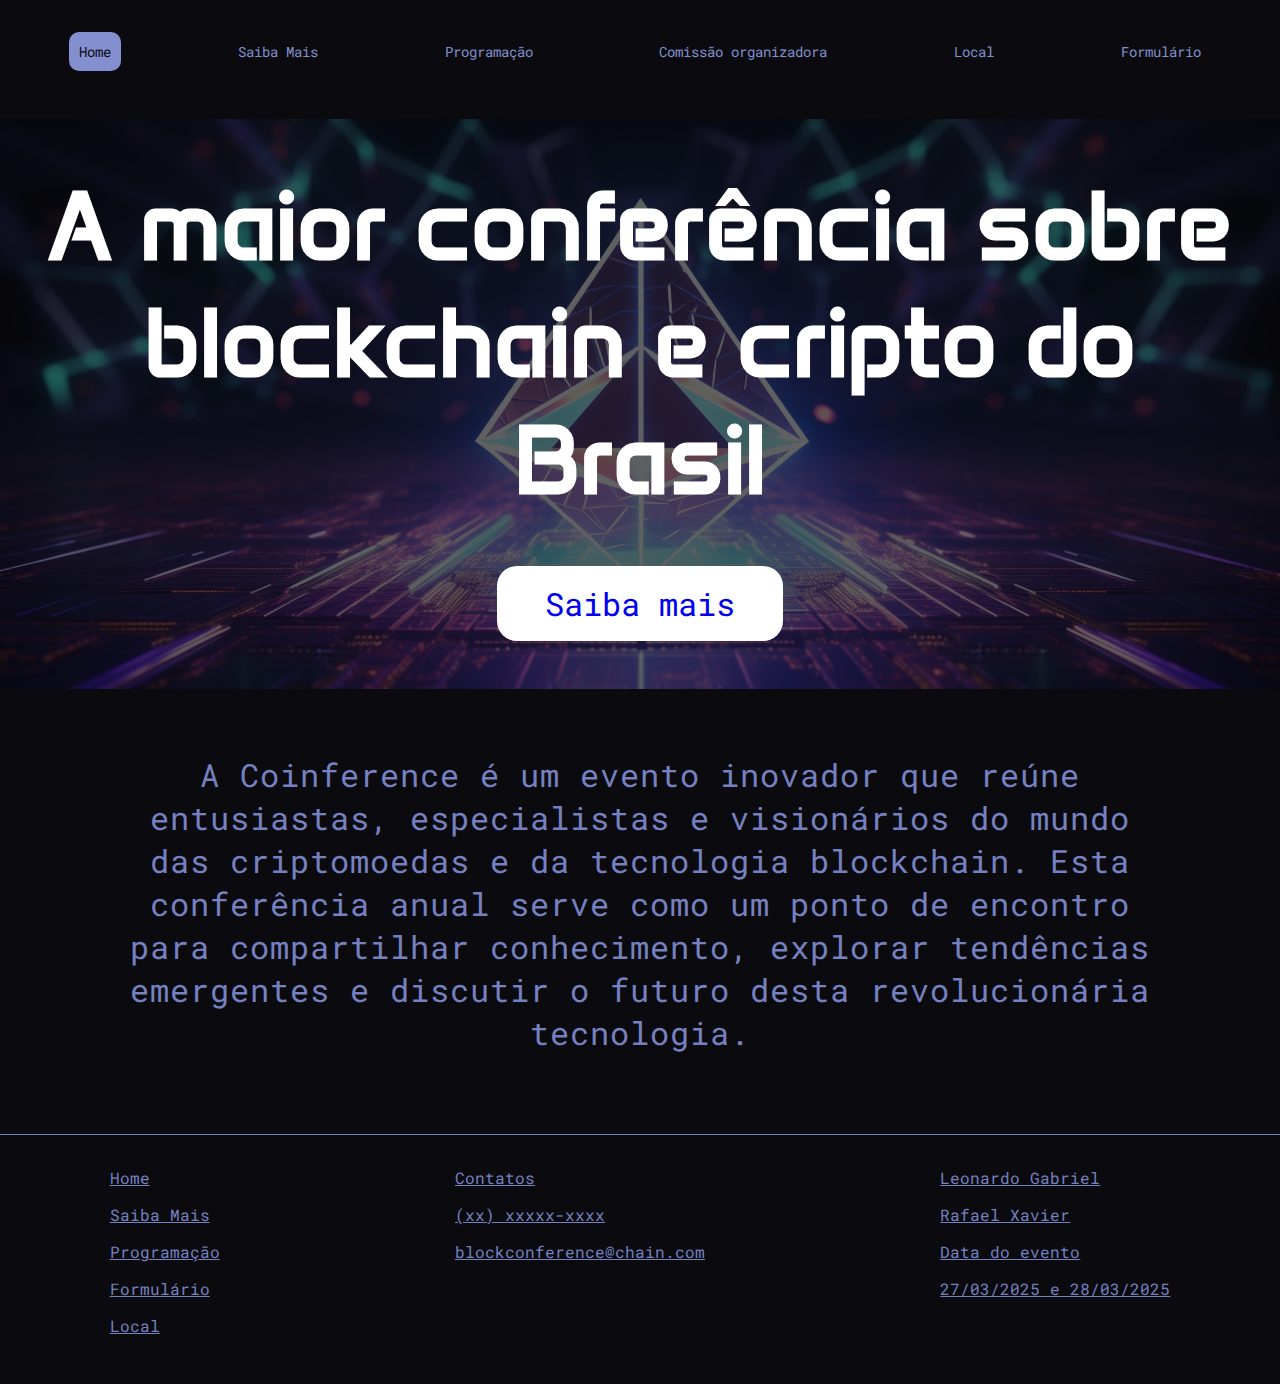
<file: index.html>
<!DOCTYPE html>
<html lang="pt-br">
<head>
  <meta charset="UTF-8">
  <meta name="viewport" content="width=device-width, initial-scale=1.0">
  <title>Coinference</title>
  <link rel="stylesheet" href="style.css">
  <link rel="icon" href="img/ic_stx.png">
</head>

<body>
  <header class="cabecalho">
    <a href="index.html" id="pagAtual">Home</a>
    <a href="saibamais.html">Saiba Mais</a>
    <a href="programacao.html">Programação</a>
    <a href="comissao.html">Comissão organizadora</a>
    <a href="local.html">Local</a>
    <a href="formulario.html">Formulário</a>
  </header>

  <div class="textoPrincipal">
    <h1 id="titulo">A maior conferência sobre blockchain e cripto do Brasil</h1>
    <a href="saibamais.html" id="saibaMais">Saiba mais</a>
  </div>

  <div class="textoApresenta">
    <p>A Coinference é um evento inovador que reúne entusiastas, especialistas e visionários do mundo das
    criptomoedas e da tecnologia blockchain. Esta conferência anual serve como um ponto de encontro para
    compartilhar conhecimento, explorar tendências emergentes e discutir o futuro desta revolucionária
    tecnologia.</p>
  </div>

  <footer>
    <div class="navPagina">
      <a href="">Home</a>
      <a href="saibamais.html">Saiba Mais</a>
      <a href="programacao.html">Programação</a>
      <a href="formulario.html">Formulário</a>
      <a href="local.html">Local</a>
    </div>

    <div class="contato">
      <a href="">Contatos</a>
      <a href="">(xx) xxxxx-xxxx</a>
      <a href="">blockconference@chain.com</a>
    </div>

    <div class="criadores">
      <a href="">Leonardo Gabriel</a>
      <a href="">Rafael Xavier</a>
      <a href="">Data do evento</a>
      <a href="">27/03/2025 e 28/03/2025</a>
    </div>

  </footer>
</body>
</html>
</file>
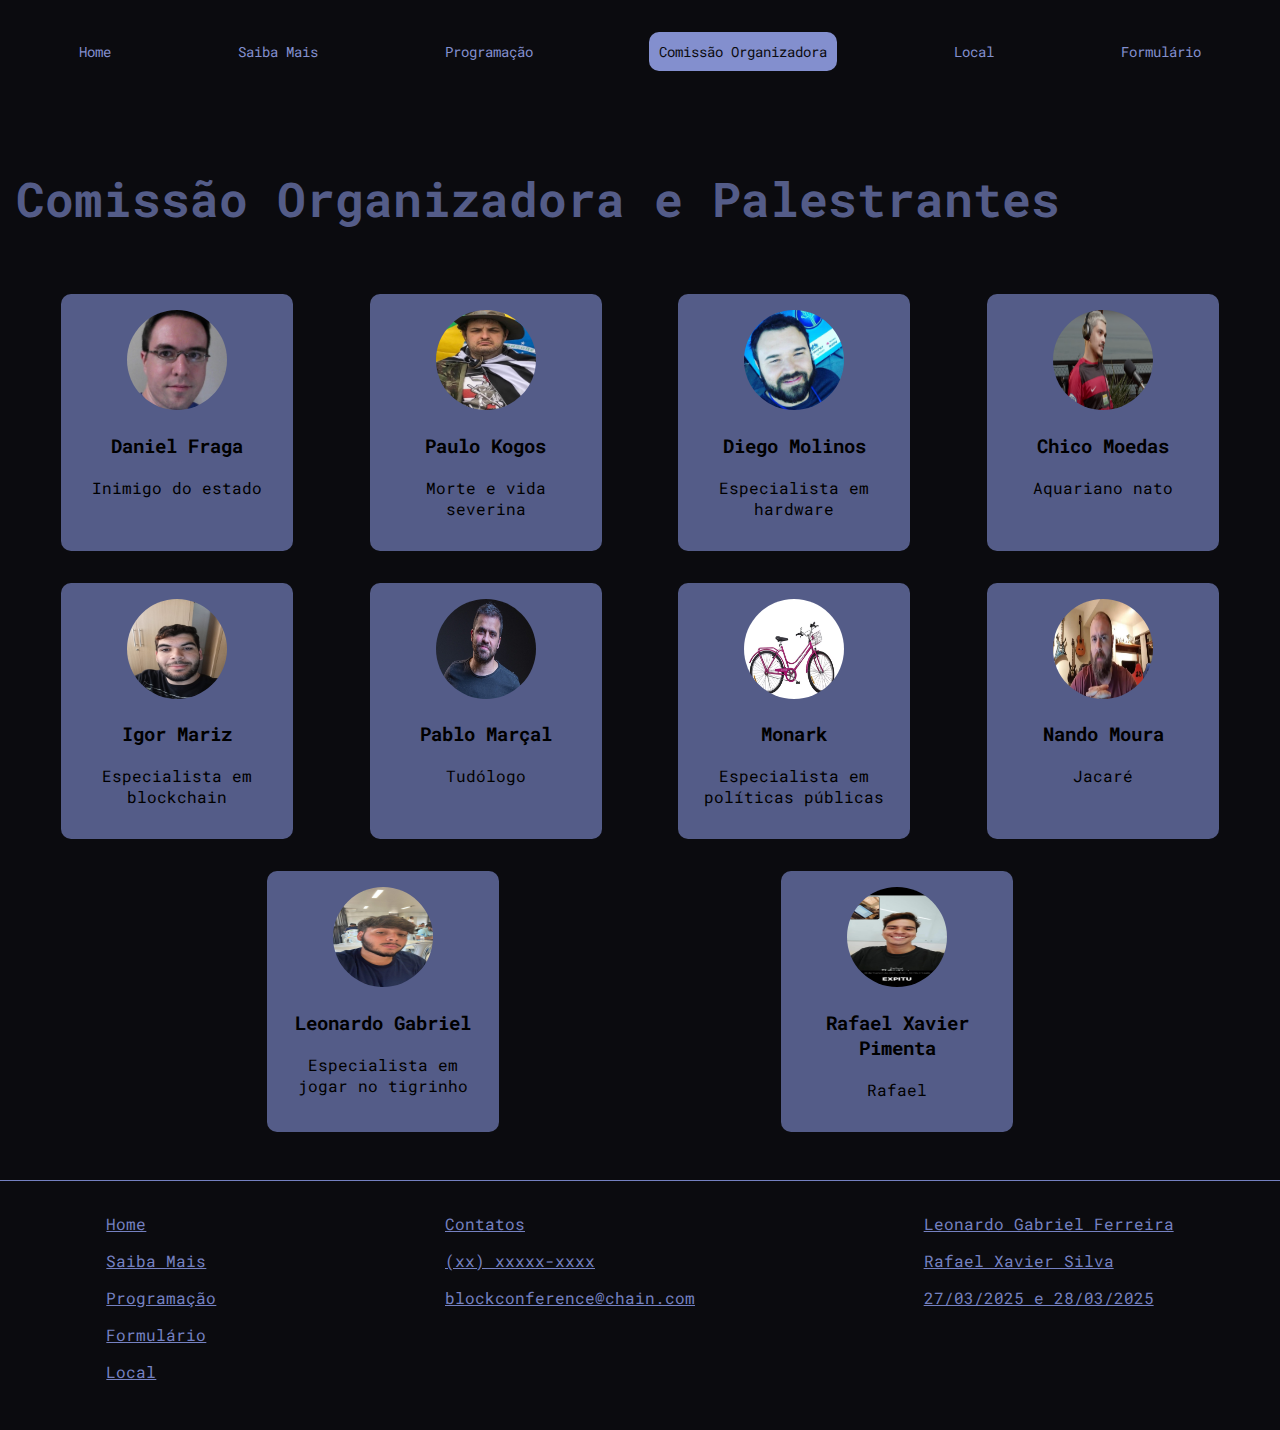
<file: comissao.html>
<!DOCTYPE html>
<html lang="pt-br">
<head>
    <meta charset="UTF-8">
    <meta name="viewport" content="width=device-width, initial-scale=1.0">
    <link rel="stylesheet" href="style.css">
    <link rel="icon" href="img/ic_stx.png">
    <title>Coinference</title>
</head>
<body>
<div class="cabecalho">
    <header>
        <a href="index.html">Home</a>
        <a href="saibamais.html">Saiba Mais</a>
        <a href="programacao.html">Programação</a>
        <a href="comissao.html" id="pagAtual">Comissão Organizadora</a>
        <a href="local.html">Local</a>
        <a href="formulario.html">Formulário</a>
    </header>
</div>
<h1 id="comissaoPalestras">Comissão Organizadora e Palestrantes</h1>
<div class="comissao">
    <div class="integra">
        <img src="img/unnamed.jpg" alt="Daniel Fraga">
        <h3>Daniel Fraga</h3>
        <p>Inimigo do estado</p>
    </div>
    <div class="integra">
        <img src="img/pauloKogos.jpg" alt="">
        <h3>Paulo Kogos</h3>
        <p>Morte e vida severina</p>
    </div>
    <div class="integra">
        <img src="img/Diego-Molinos.png" alt="">
        <h3>Diego Molinos</h3>
        <p>Especialista em hardware</p>
    </div>
    <div class="integra">
        <img src="img/chico-moedas-youtube-reproducao.png" alt="">
        <h3>Chico Moedas</h3>
        <p>Aquariano nato</p>
    </div>
    <div class="integra">
        <img src="img/igao.jpeg" alt="">
        <h3>Igor Mariz</h3>
        <p>Especialista em blockchain</p>
    </div>
    <div class="integra">
        <img src="img/pablo-marcal-1651267150138_v2_4x3.jpg" alt="">
        <h3>Pablo Marçal</h3>
        <p>Tudólogo</p>
    </div>
    <div class="integra">
        <img src="img/monark.png" alt="">
        <h3>Monark</h3>
        <p>Especialista em políticas públicas</p>
    </div>
    <div class="integra">
        <img src="img/nandoMoura.jpg" alt="">
        <h3>Nando Moura</h3>
        <p>Jacaré</p>
    </div>
    <div class="integra">
        <img src="img/leo.jpeg" alt="">
        <h3>Leonardo Gabriel</h3>
        <p>Especialista em jogar no tigrinho</p>
    </div>
    <div class="integra">
        <img src="img/rafael.jpeg" alt="">
        <h3>Rafael Xavier Pimenta</h3>
        <p>Rafael</p>
    </div>
</div>

<footer>
    <div class="navPagina">
        <a href="index.html">Home</a>
        <a href="saibamais.html">Saiba Mais</a>
        <a href="programacao.html">Programação</a>
        <a href="formulario.html">Formulário</a>
        <a href="local.html">Local</a>
    </div>
    <div>
        <a href="#">Contatos</a>
        <a href="#">(xx) xxxxx-xxxx</a>
        <a href="#">blockconference@chain.com</a>
    </div>
    <div>
        <a href="#">Leonardo Gabriel Ferreira</a>
        <a href="#">Rafael Xavier Silva</a>
        <a href="">27/03/2025 e 28/03/2025</a>
    </div>
</footer>
</body>
</html>
</file>
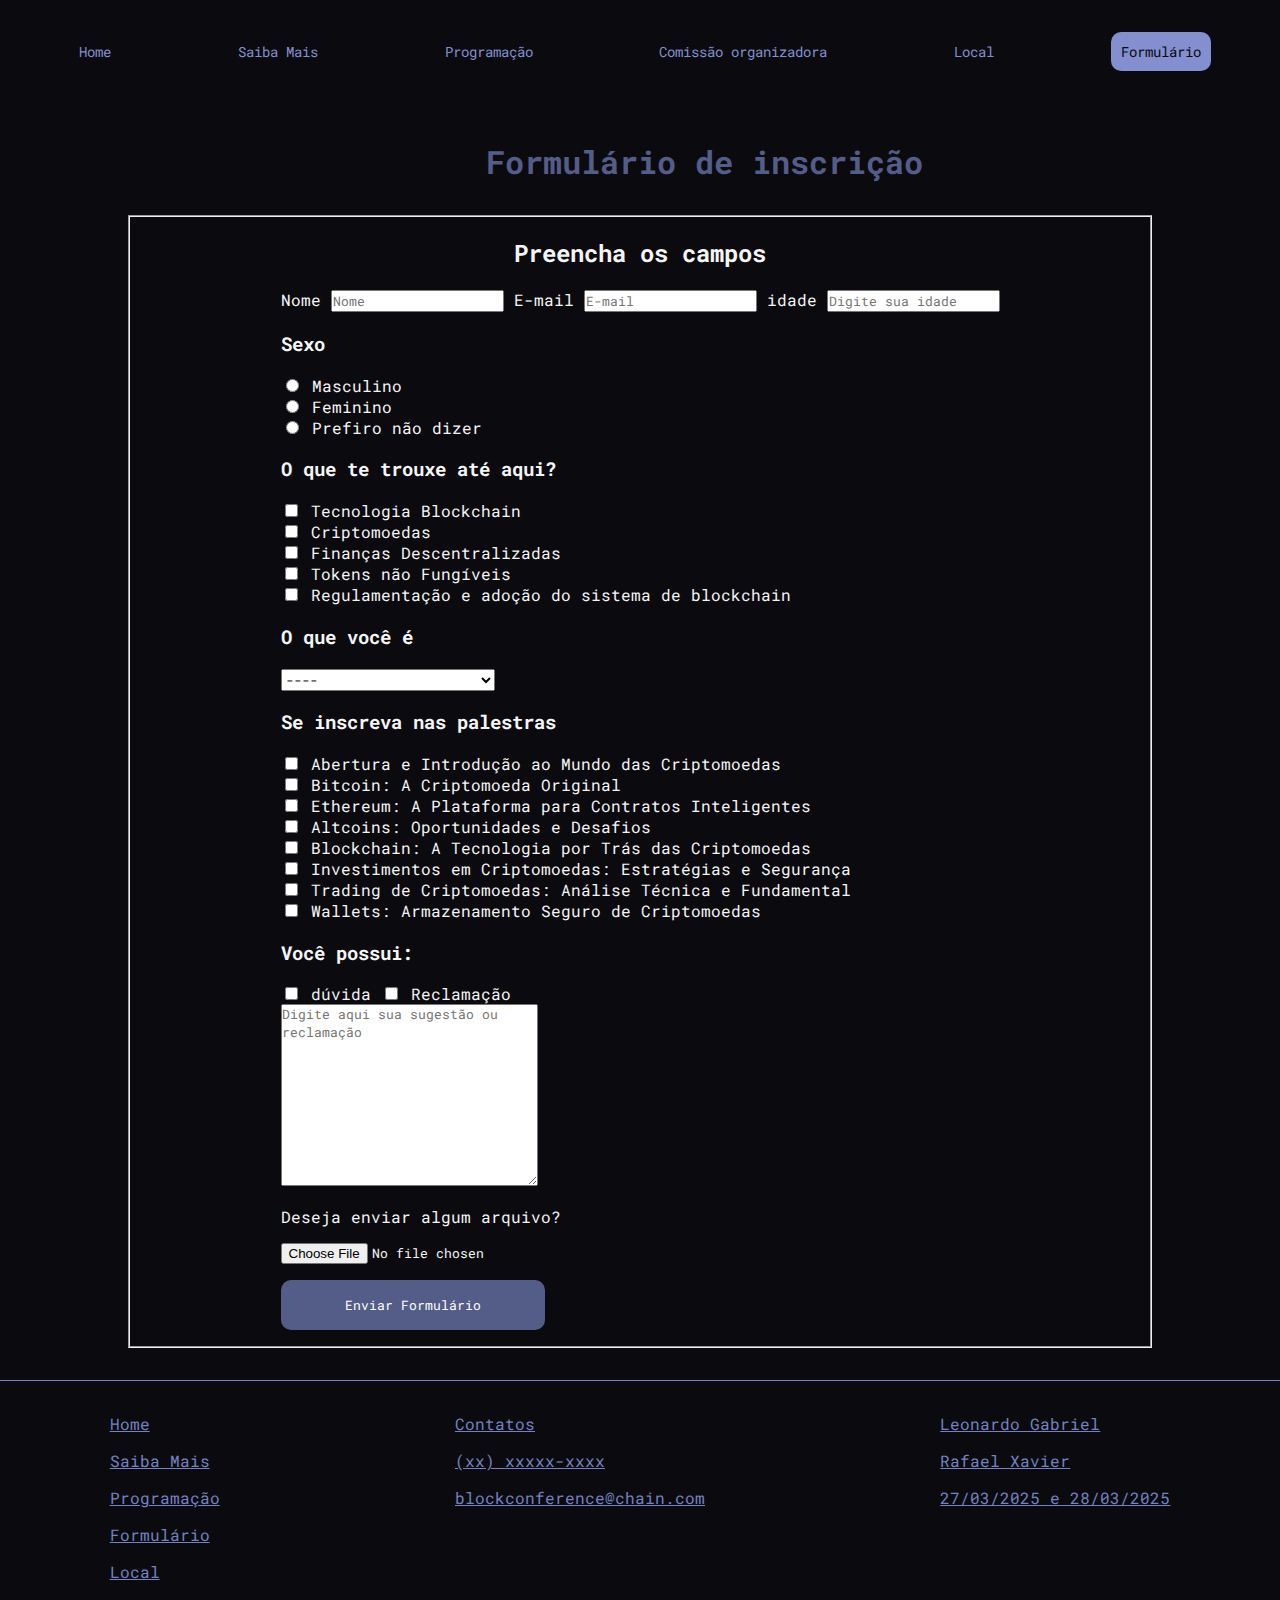
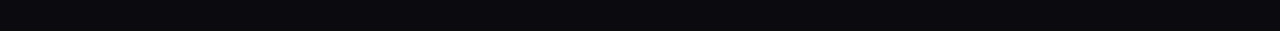
<file: formulario.html>
<!DOCTYPE html>
<html lang="pt-br">

<head>
    <meta charset="UTF-8">
    <meta name="viewport" content="width=device-width, initial-scale=1.0">
    <link rel="stylesheet" href="style.css">
    <link rel="icon" href="img/ic_stx.png">
    <title>Coinference</title>
</head>

<body>
    <div class="cabecalho">
        <header>
            <a href="index.html">Home</a>
            <a href="saibamais.html">Saiba Mais</a>
            <a href="programacao.html">Programação</a>
            <a href="comissao.html">Comissão organizadora</a>
            <a href="local.html">Local</a>
            <a href="formulario.html" id="pagAtual">Formulário</a>
        </header>
    </div>
    <h1 id="tituloForm">Formulário de inscrição</h1>
    <fieldset>
        <div>
            <h2>Preencha os campos</h2>
        </div>
        <form action="obrigado.html" method="get">
            <div class="dadosPessoa">
                <label for="nome">Nome</label>
                <input type="text" placeholder="Nome" name="nome" id="nome" required>
                <label for="email">E-mail</label>
                <input type="email" placeholder="E-mail" name="email" id="email" required>
                <label for="idade">idade</label>
                <input type="number" placeholder="Digite sua idade" name="idade" id="idade" required>
            </div>
            <div class="info">
                <h3>Sexo</h3>
                <div>
                    <input type="radio" id="opcao1" name="escolha" required>
                    <label for="opcao1">Masculino</label>
                </div>

                <div><input type="radio" id="opcao2" name="escolha" required>
                    <label for="opcao2">Feminino</label>
                </div>

                <div>
                    <input type="radio" id="opcao3" name="escolha" required>
                    <label for="opcao3">Prefiro não dizer</label>
                </div>
            </div>
            <div class="tipoPessoa">
                <h3>O que te trouxe até aqui?</h3>
                <div>
                    <input type="checkbox" id="tecnologia" name="interesses[]" value="tecnologia">
                    <label for="tecnologia">Tecnologia Blockchain</label>
                </div>
                <div>
                    <input type="checkbox" id="criptomoedas" name="interesses[]" value="criptomoedas" >
                    <label for="criptomoedas">Criptomoedas</label>
                </div>
                <div>
                    <input type="checkbox" id="financasm" name="interesses[]" value="financasm">
                    <label for="financasm">Finanças Descentralizadas</label>
                </div>
                <div>
                    <input type="checkbox" id="tokens" name="interesses[]" value="tokens">
                    <label for="tokens">Tokens não Fungíveis</label>
                </div>
                <div>
                    <input type="checkbox" id="regulamento" name="interesses[]" value="regulamento">
                    <label for="regulamento">Regulamentação e adoção do sistema de blockchain</label>
                </div>
            </div>
            <div class="area">
                <h3>O que você é</h3>
                <select name="seleciona" id="seleciona" required>
                    <option value="nada">----</option>
                    <option value="entusiasta">Entusiasta</option>
                    <option value="dev">Desenvolvedor Blockchain</option>
                    <option value="empresa">Empreendedor ou Startup</option>
                    <option value="instituicao">Instituição financeira</option>
                    <option value="estudante">Estudante</option>
                    <option value="pesquisador">Pesquisador</option>
                </select>
            </div>
            <div class="palestras">
                <h3>Se inscreva nas palestras</h3>
                <div>
                    <input type="checkbox" name="palestras[]" id="introducao">
                    <label for="introducao">Abertura e Introdução ao Mundo das Criptomoedas</label>
                </div>
                <div>
                    <input type="checkbox" name="palestras[]" id="bitcoinCrip">
                    <label for="bitcoinCrip">Bitcoin: A Criptomoeda Original</label>
                </div>
                <div>
                    <input type="checkbox" name="palestras[]" id="ethereum">
                    <label for="ethereum">Ethereum: A Plataforma para Contratos Inteligentes</label>
                </div>
                <div>
                    <input type="checkbox" name="palestras[]" id="altcoin">
                    <label for="altcoin">Altcoins: Oportunidades e Desafios</label>
                </div>
                <div>
                    <input type="checkbox" name="palestras[]" id="blockchain">
                    <label for="blockchain">Blockchain: A Tecnologia por Trás das Criptomoedas</label>
                </div>
                <div>
                    <input type="checkbox" name="palestras[]" id="investimentos">
                    <label for="investimentos">Investimentos em Criptomoedas: Estratégias e Segurança</label>
                </div>
                <div>
                    <input type="checkbox" name="palestras[]" id="trading">
                    <label for="trading">Trading de Criptomoedas: Análise Técnica e Fundamental</label>
                </div>
                <div>
                    <input type="checkbox" name="palestras[]" id="wallets">
                    <label for="wallets">Wallets: Armazenamento Seguro de Criptomoedas</label>
                </div>
            </div>
            <div class="feedback">
                <h3>Você possui:</h3>
                <input type="checkbox" id="duvida">
                <label for="duvida">dúvida</label>
                <input type="checkbox" id="reclamacao" name="reclamacao">
                <label for="reclamacao">Reclamação</label>
                <div>
                    <textarea name="reclama" id="texto" cols="30" rows="10"
                        placeholder="Digite aqui sua sugestão ou reclamação"></textarea>
                </div>
            </div>
            <div class="envia">
                <label for="envia">Deseja enviar algum arquivo?</label>
                <div>
                    <input type="file" id="envia">
                </div>
            </div>
            <button type="submit" id="enviaForm">Enviar Formulário</button>
        </form>
    </fieldset>
    <footer>
        <div class="navPagina">
            <a href="index.html">Home</a>
            <a href="saibamais.html">Saiba Mais</a>
            <a href="programacao.html">Programação</a>
            <a href="formulario.html">Formulário</a>
            <a href="local.html">Local</a>
        </div>
        <div>
            <a href="">Contatos</a>
            <a href="">(xx) xxxxx-xxxx</a>
            <a href="">blockconference@chain.com</a>
        </div>
        <div>
            <a href="">Leonardo Gabriel</a>
            <a href="">Rafael Xavier</a>
            <a href="">27/03/2025 e 28/03/2025</a>
        </div>
    </footer>
</body>

</html>
</file>
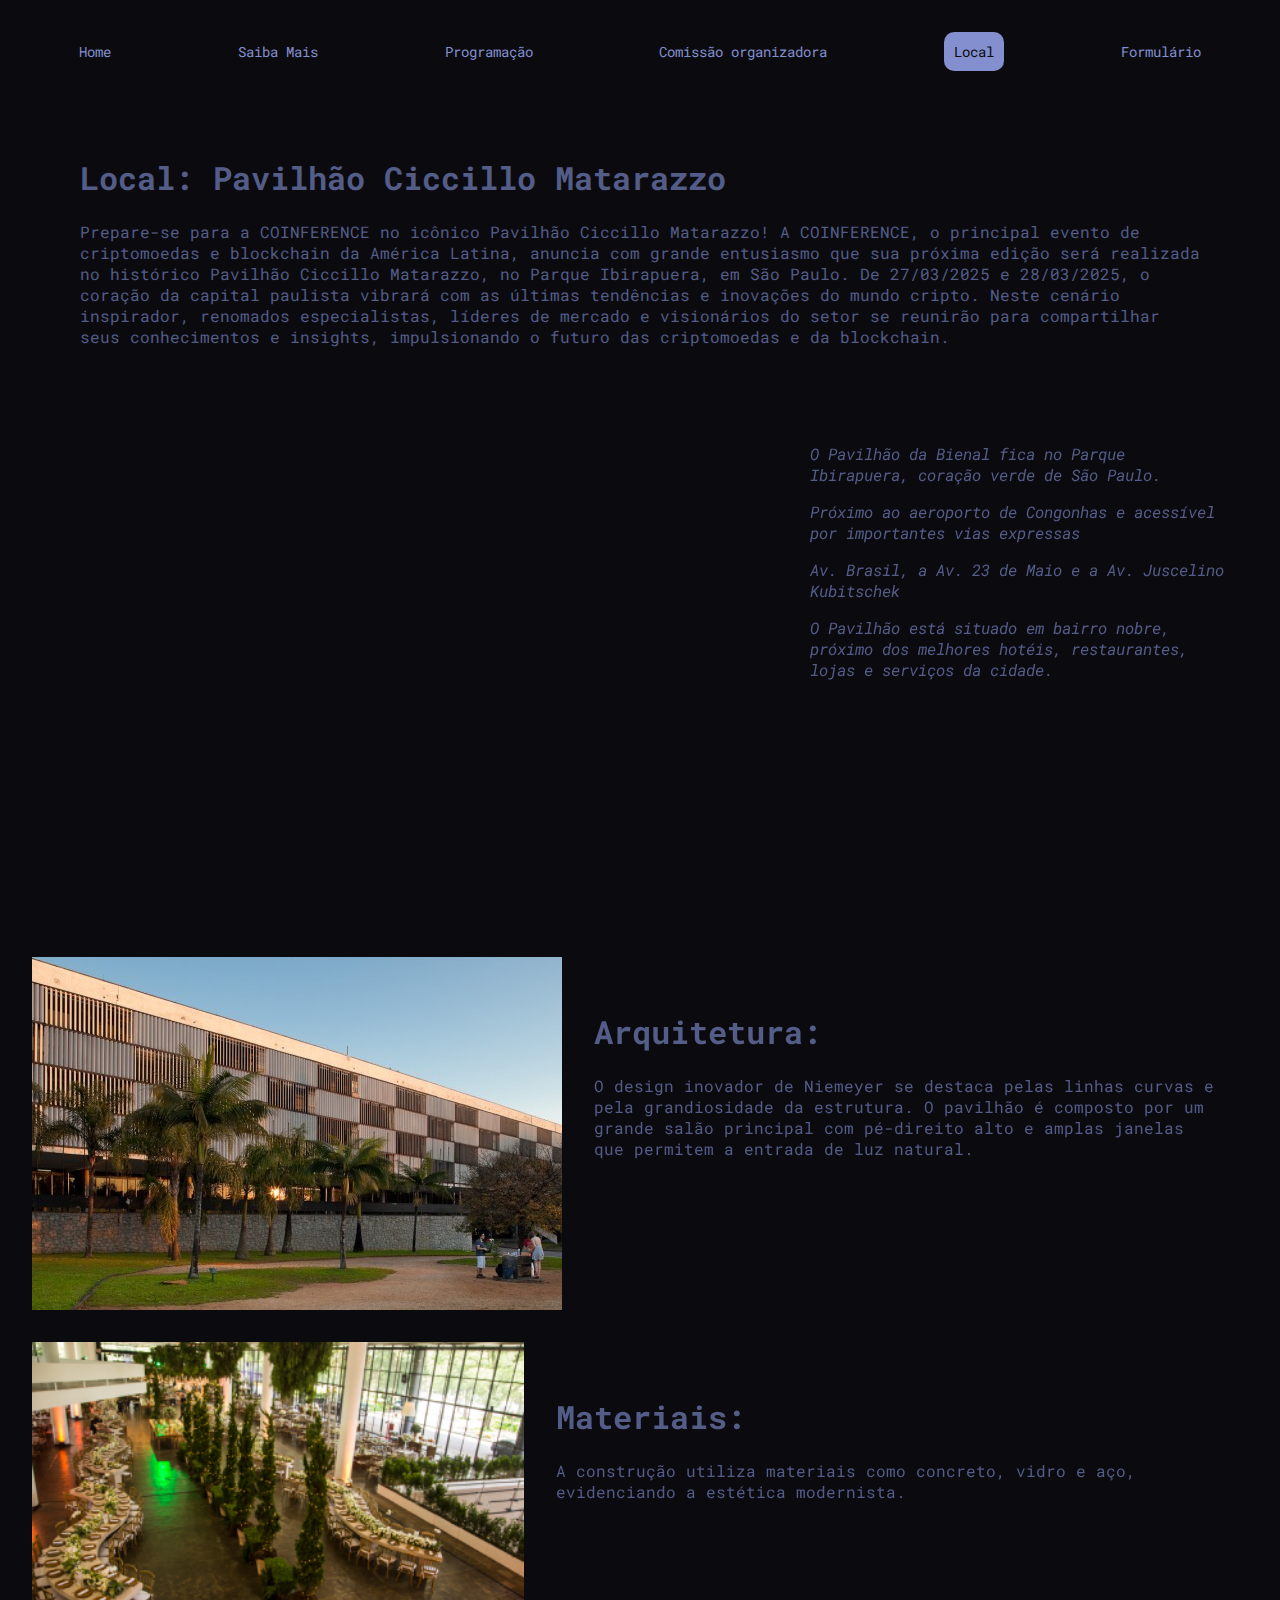
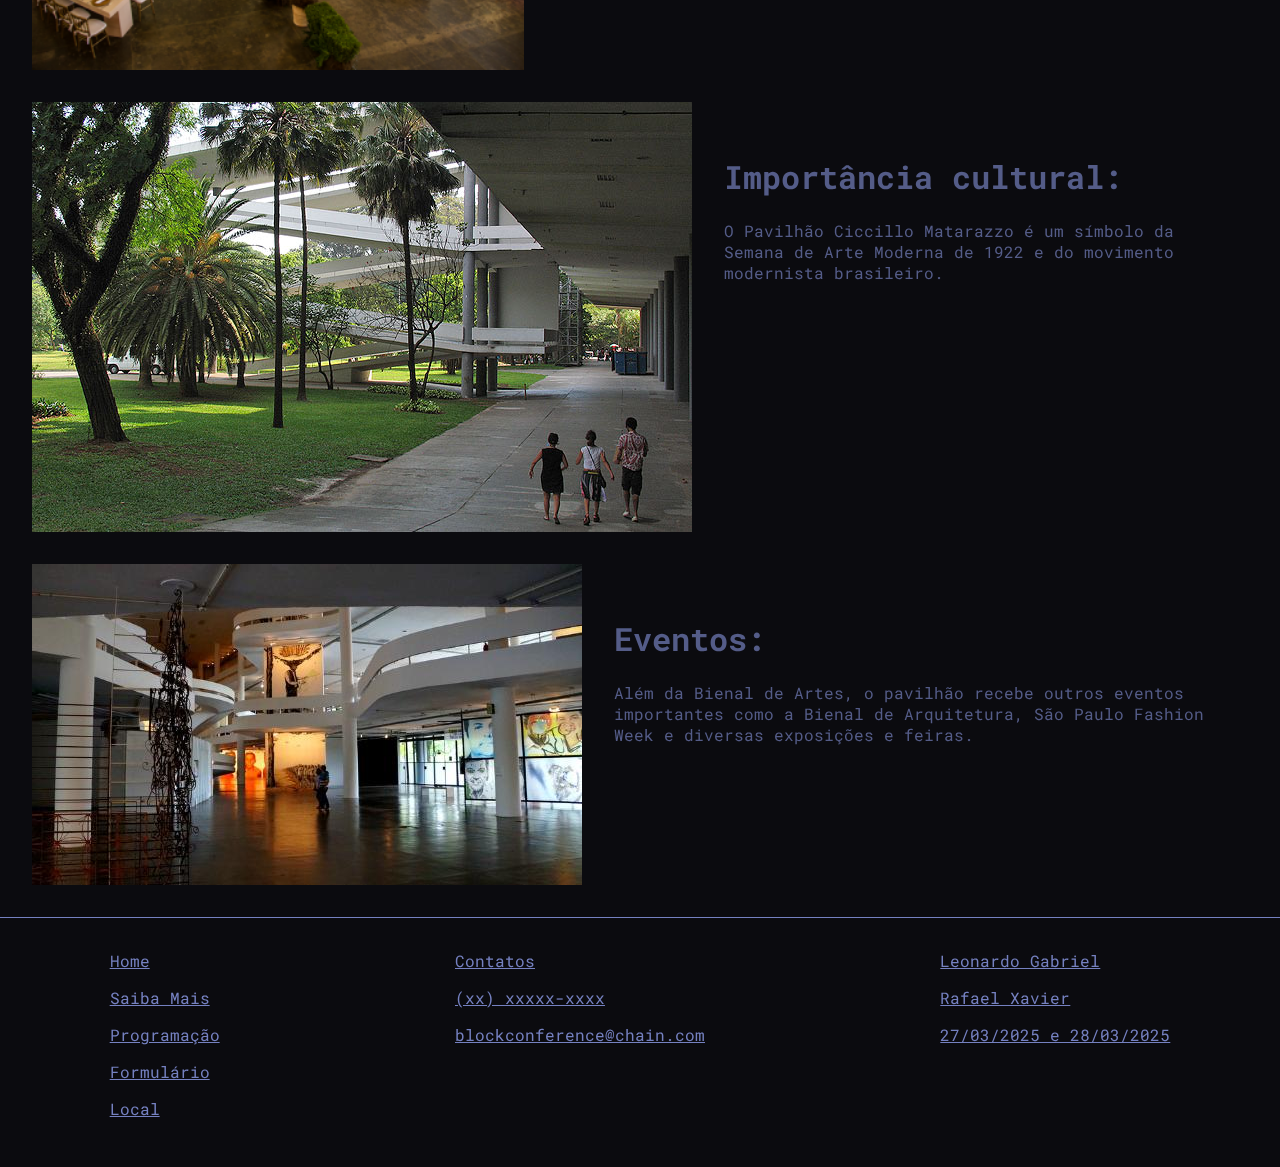
<file: local.html>
<!DOCTYPE html>
<html lang="pt-br">

<head>
    <meta charset="UTF-8">
    <meta name="viewport" content="width=device-width, initial-scale=1.0">
    <link rel="stylesheet" href="style.css">
    <link rel="icon" href="img/ic_stx.png">
    <title>Coinference</title>
</head>

<body>
    <div class="cabecalho">
        <header>
            <a href="index.html">Home</a>
            <a href="saibamais.html">Saiba Mais</a>
            <a href="programacao.html">Programação</a>
            <a href="comissao.html">Comissão organizadora</a>
            <a href="local.html" id="pagAtual">Local</a>
            <a href="formulario.html">Formulário</a>
        </header>
    </div>

    <div class="local">
        <h1>Local: Pavilhão Ciccillo Matarazzo</h1>
        <p>
            Prepare-se para a COINFERENCE no icônico Pavilhão Ciccillo Matarazzo!
            A COINFERENCE, o principal evento de criptomoedas e blockchain da América Latina, anuncia com grande
            entusiasmo que sua próxima edição será realizada no histórico Pavilhão Ciccillo Matarazzo, no Parque
            Ibirapuera, em São Paulo.

            De 27/03/2025 e 28/03/2025, o coração da capital paulista vibrará com as últimas tendências e inovações do
            mundo cripto.

            Neste cenário inspirador, renomados especialistas, líderes de mercado e visionários do setor se reunirão
            para compartilhar seus conhecimentos e insights, impulsionando o futuro das criptomoedas e da blockchain.
        </p>
    </div>

    <div class="localImagem">
        <iframe
            src="https://www.google.com/maps/embed?pb=!1m18!1m12!1m3!1d2541.229131898376!2d-46.65560893441628!3d-23.58796549465755!2m3!1f0!2f0!3f0!3m2!1i1024!2i768!4f13.1!3m3!1m2!1s0x94ce59f3889e1fd3%3A0x2ec6f642cba52e42!2zRnVuZGHDp8OjbyBCaWVuYWwgZGUgU8OjbyBQYXVsbw!5e0!3m2!1spt-BR!2sbr!4v1708979301817!5m2!1spt-BR!2sbr"
            width="600" height="450" style="border:0;" allowfullscreen="" loading="lazy"
            referrerpolicy="no-referrer-when-downgrade"></iframe>
        <address>
            <p>O Pavilhão da Bienal fica no Parque Ibirapuera, coração verde de São Paulo.</p>
            <p>Próximo ao aeroporto de Congonhas e acessível por importantes vias expressas</p>
            <p>Av. Brasil, a Av. 23 de Maio e a Av. Juscelino Kubitschek</p>
            <p>O Pavilhão está situado em bairro nobre, próximo dos melhores hotéis, restaurantes, lojas e
                serviços da cidade.</p>
        </address>
    </div>

    <div class="descricao">
        <div class="card">
            <img src="img/1323892657_1313453337_pedro_kok_05-530x353.jpg" alt="">
            <div>
                <h1>Arquitetura: </h1>
                <p>O design inovador de Niemeyer se destaca pelas linhas curvas e pela grandiosidade da
                    estrutura. O pavilhão é composto por um grande salão principal com pé-direito alto e amplas janelas que
                    permitem a entrada de luz natural.</p>
            </div>
        </div>
        <div class="card">
            <img src="img/thumb-terreo1.png" alt="" width="700">
            <div>
                <h1>Materiais:</h1>
                <p>A construção utiliza materiais como concreto, vidro e aço, evidenciando a estética modernista.</p>
            </div>
        </div>
        <div class="card">
            <img src="img/07.jpeg" alt="" width="700">
            <div>
                <h1>Importância cultural:</h1>
                <p>O Pavilhão Ciccillo Matarazzo é um símbolo da Semana de Arte Moderna de 1922 e do movimento modernista brasileiro.
                </p>
            </div>
        </div>
        <div class="card">
            <img src="img/fundacao-bienal-sao-paulo.jpg" alt="">
            <div>
                <h1>Eventos:</h1>
                <p>Além da Bienal de Artes, o pavilhão recebe outros eventos importantes como a Bienal de Arquitetura, São Paulo Fashion Week e diversas exposições e feiras.</p>
            </div>
        </div>
    </div>

    <footer>
        <div class="navPagina">
            <a href="index.html">Home</a>
            <a href="saibamais.html">Saiba Mais</a>
            <a href="programacao.html">Programação</a>
            <a href="formulario.html">Formulário</a>
            <a href="local.html">Local</a>
        </div>
        <div>
            <a href="#">Contatos</a>
            <a href="#">(xx) xxxxx-xxxx</a>
            <a href="#">blockconference@chain.com</a>
        </div>
        <div>
            <a href="#">Leonardo Gabriel</a>
            <a href="#">Rafael Xavier</a>
            <a href="">27/03/2025 e 28/03/2025</a>
        </div>
    </footer>
</body>

</html>
</file>
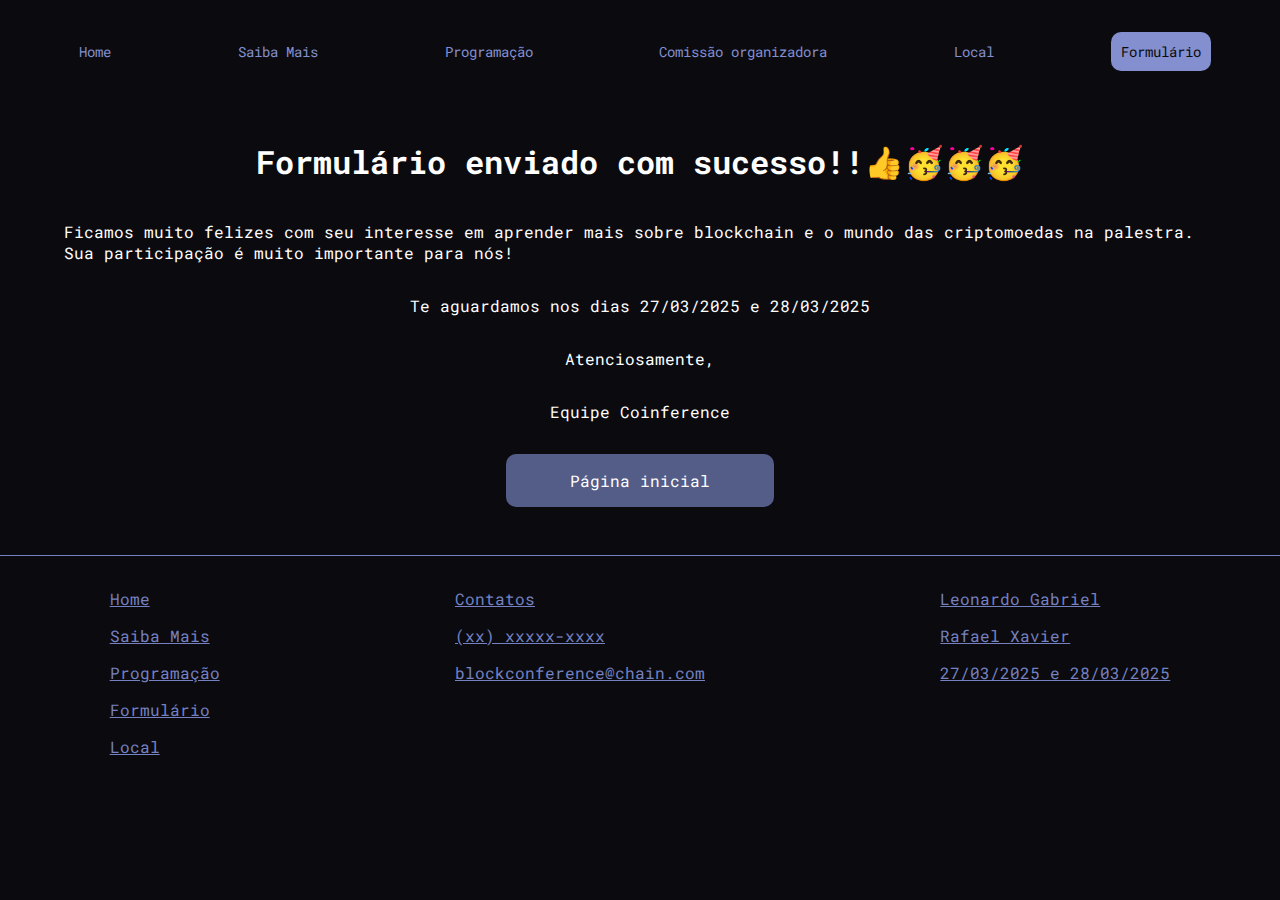
<file: obrigado.html>
<!DOCTYPE html>
<html lang="pt-br">

<head>
    <meta charset="UTF-8">
    <meta name="viewport" content="width=device-width, initial-scale=1.0">
    <link rel="stylesheet" href="style.css">
    <link rel="icon" href="img/ic_stx.png">
    <title>Coinference</title>
</head>

<body>
    <div class="cabecalho">
        <header>
            <a href="index.html">Home</a>
            <a href="saibamais.html">Saiba Mais</a>
            <a href="programacao.html">Programação</a>
            <a href="comissao.html">Comissão organizadora</a>
            <a href="local.html">Local</a>
            <a href="formulario.html" id="pagAtual">Formulário</a>
        </header>
    </div>

    <div class="obrigado">
        <h1 id="formEnviado">Formulário enviado com sucesso!!👍🥳🥳🥳</h1>
        <p>Ficamos muito felizes com seu interesse em aprender mais sobre blockchain e o mundo das criptomoedas na palestra. Sua participação é muito importante para nós!</p>
        <p>Te aguardamos nos dias 27/03/2025 e 28/03/2025</p>
        <p>Atenciosamente,</p>
        <p>Equipe Coinference</p>
        <a href="index.html" id="voltaProInicio">Página inicial</a>
    </div>
    <footer>
        <div class="navPagina">
            <a href="index.html">Home</a>
            <a href="saibamais.html">Saiba Mais</a>
            <a href="programacao.html">Programação</a>
            <a href="formulario.html">Formulário</a>
            <a href="local.html">Local</a>
        </div>
        <div>
            <a href="">Contatos</a>
            <a href="">(xx) xxxxx-xxxx</a>
            <a href="">blockconference@chain.com</a>
        </div>
        <div>
            <a href="">Leonardo Gabriel</a>
            <a href="">Rafael Xavier</a>
            <a href="">27/03/2025 e 28/03/2025</a>
        </div>
    </footer>
</body>

</html>
</file>
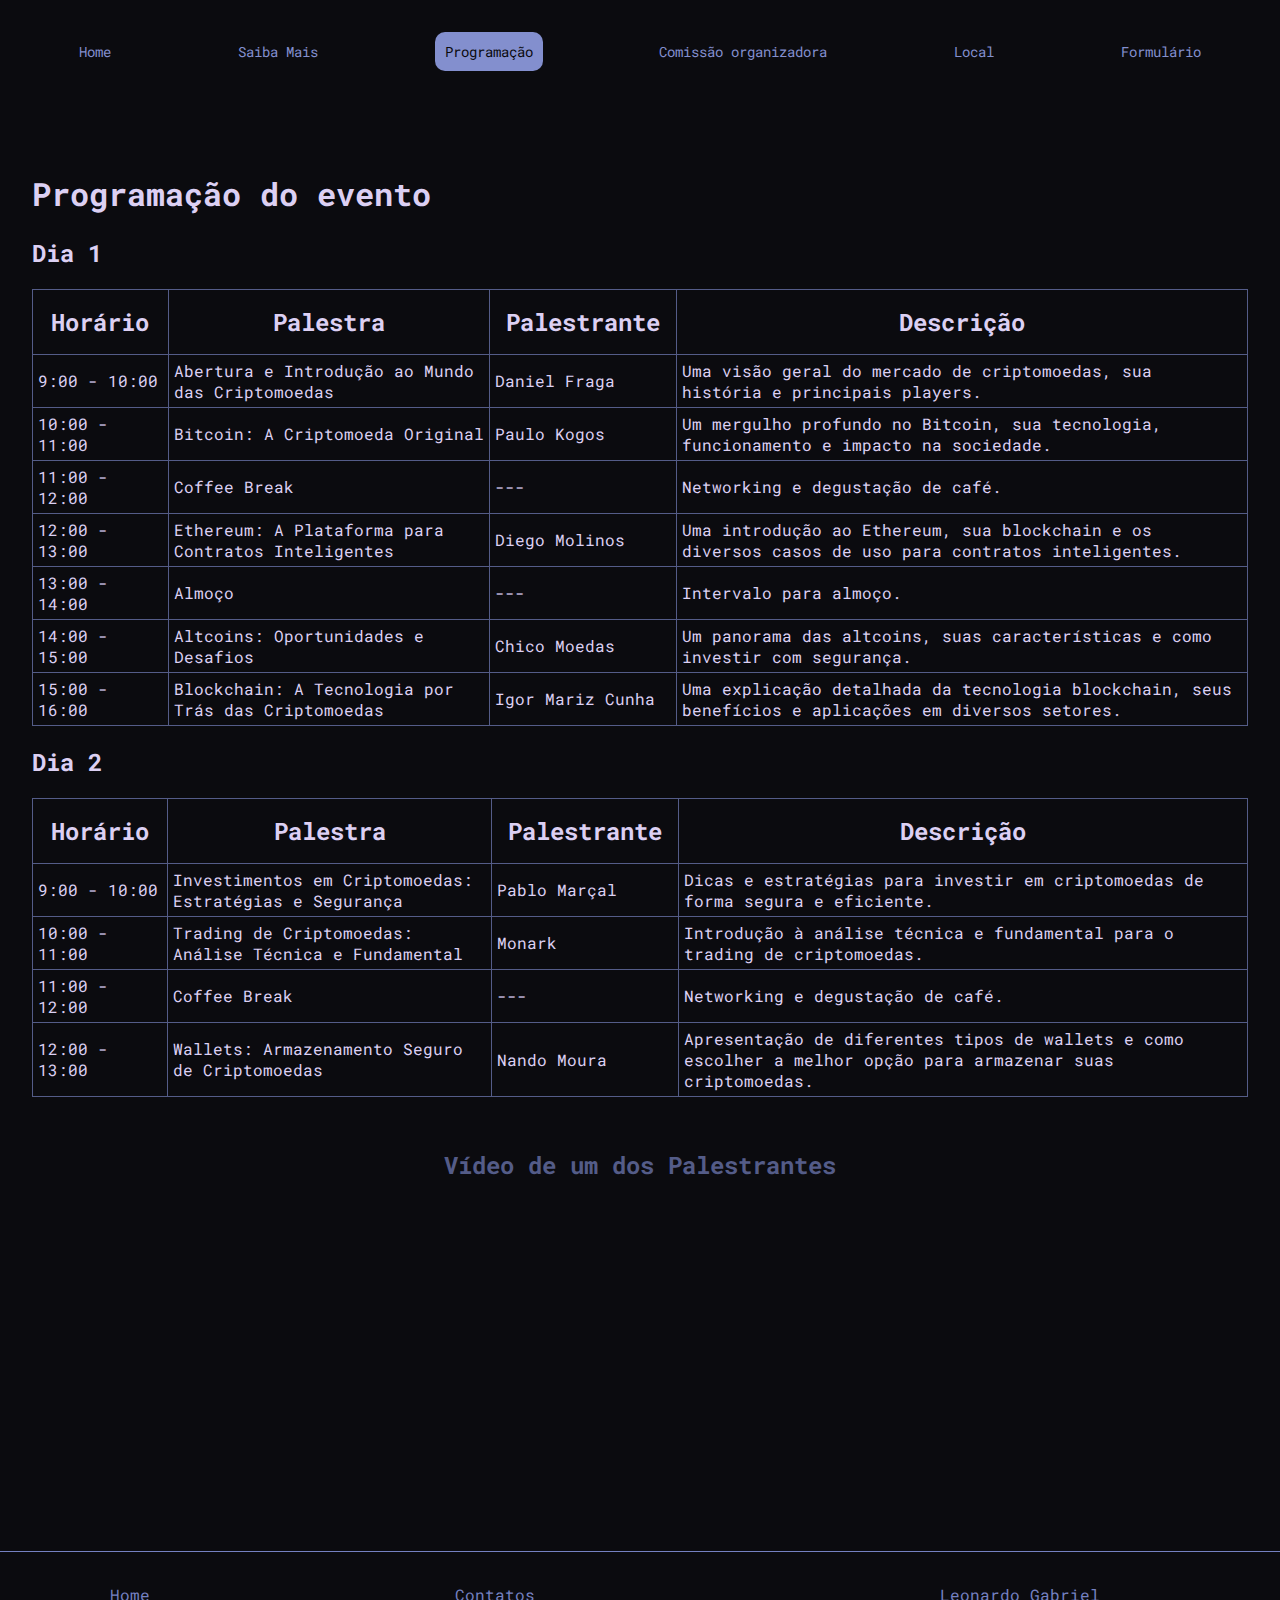
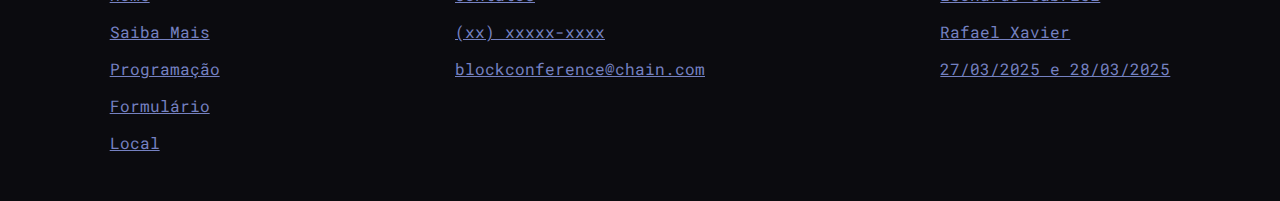
<file: programacao.html>
<!DOCTYPE html>
<html lang="pt-br">
<head>
    <meta charset="UTF-8">
    <meta name="viewport" content="width=device-width, initial-scale=1.0">
    <link rel="stylesheet" href="style.css">
    <link rel="icon" href="img/ic_stx.png">
    <title>Coinference</title>
</head>
<body>
    <div class="cabecalho">
        <header>
            <a href="index.html">Home</a>
            <a href="saibamais.html">Saiba Mais</a>
            <a href="programacao.html" id="pagAtual">Programação</a>
            <a href="comissao.html">Comissão organizadora</a>
            <a href="local.html">Local</a>
            <a href="formulario.html">Formulário</a>
        </header>
    </div>

    <div class="tabelaProgramacao">
        <h1 id="tituloProgramacao">Programação do evento</h1>
        <h2>Dia 1</h2>
        <table>
            <tr>
                <th>Horário</th>
                <th>Palestra</th>
                <th>Palestrante</th>
                <th>Descrição</th>
            </tr>
            <tr>
                <td>9:00 - 10:00</td>
                <td>Abertura e Introdução ao Mundo das Criptomoedas</td>
                <td>Daniel Fraga</td>
                <td>Uma visão geral do mercado de criptomoedas, sua história e principais players.</td>
            </tr>
            <tr>
                <td>10:00 - 11:00</td>
                <td>Bitcoin: A Criptomoeda Original</td>
                <td>Paulo Kogos</td>
                <td>Um mergulho profundo no Bitcoin, sua tecnologia, funcionamento e impacto na sociedade.</td>
            </tr>
            <tr>
                <td>11:00 - 12:00</td>
                <td>Coffee Break</td>
                <td>---</td>
                <td>Networking e degustação de café.</td>
            </tr>
            <tr>
                <td>12:00 - 13:00</td>
                <td>Ethereum: A Plataforma para Contratos Inteligentes</td>
                <td>Diego Molinos</td>
                <td>Uma introdução ao Ethereum, sua blockchain e os diversos casos de uso para contratos inteligentes.</td>
            </tr>
            <tr>
                <td>13:00 - 14:00</td>
                <td>Almoço</td>
                <td>---</td>
                <td>Intervalo para almoço.</td>
            </tr>
            <tr>
                <td>14:00 - 15:00</td>
                <td>Altcoins: Oportunidades e Desafios</td>
                <td>Chico Moedas</td>
                <td>Um panorama das altcoins, suas características e como investir com segurança.</td>
            </tr>
            <tr>
                <td>15:00 - 16:00</td>
                <td>Blockchain: A Tecnologia por Trás das Criptomoedas</td>
                <td>Igor Mariz Cunha</td>
                <td>Uma explicação detalhada da tecnologia blockchain, seus benefícios e aplicações em diversos setores.</td>
            </tr>
        </table>
        <h2>Dia 2</h2>
        <table>
            <tr>
                <th>Horário</th>
                <th>Palestra</th>
                <th>Palestrante</th>
                <th>Descrição</th>
            </tr>
            <tr>
                <td>9:00 - 10:00</td>
                <td>Investimentos em Criptomoedas: Estratégias e Segurança</td>
                <td>Pablo Marçal</td>
                <td>Dicas e estratégias para investir em criptomoedas de forma segura e eficiente.</td>
            </tr>
            <tr>
                <td>10:00 - 11:00</td>
                <td>Trading de Criptomoedas: Análise Técnica e Fundamental</td>
                <td>Monark</td>
                <td>Introdução à análise técnica e fundamental para o trading de criptomoedas.</td>
            </tr>
            <tr>
                <td>11:00 - 12:00</td>
                <td>Coffee Break</td>
                <td>---</td>
                <td>Networking e degustação de café.</td>
            </tr>
            <tr>
                <td>12:00 - 13:00</td>
                <td>Wallets: Armazenamento Seguro de Criptomoedas</td>
                <td>Nando Moura</td>
                <td>Apresentação de diferentes tipos de wallets e como escolher a melhor opção para armazenar suas criptomoedas.</td>
            </tr>
        </table>
    </div>

    <div class="palestrante">
        <h2>Vídeo de um dos Palestrantes</h2>
        <iframe width="560" height="315" src="https://www.youtube.com/embed/Bvg37pLo4qE?si=WLbrtLwsKZQUi_ko" title="YouTube video player" frameborder="0" allow="accelerometer; autoplay; clipboard-write; encrypted-media; gyroscope; picture-in-picture; web-share" allowfullscreen></iframe>
    </div>
    <footer>
        <div class="navPagina">
            <a href="index.html">Home</a>
            <a href="saibamais.html">Saiba Mais</a>
            <a href="programacao.html">Programação</a>
            <a href="formulario.html">Formulário</a>
            <a href="local.html">Local</a>
        </div>
        <div>
            <a href="#">Contatos</a>
            <a href="#">(xx) xxxxx-xxxx</a>
            <a href="#">blockconference@chain.com</a>
        </div>
        <div>
            <a href="#">Leonardo Gabriel</a>
            <a href="#">Rafael Xavier</a>
            <a href="">27/03/2025 e 28/03/2025</a>
        </div>
    </footer>
</body>
</html>
</file>
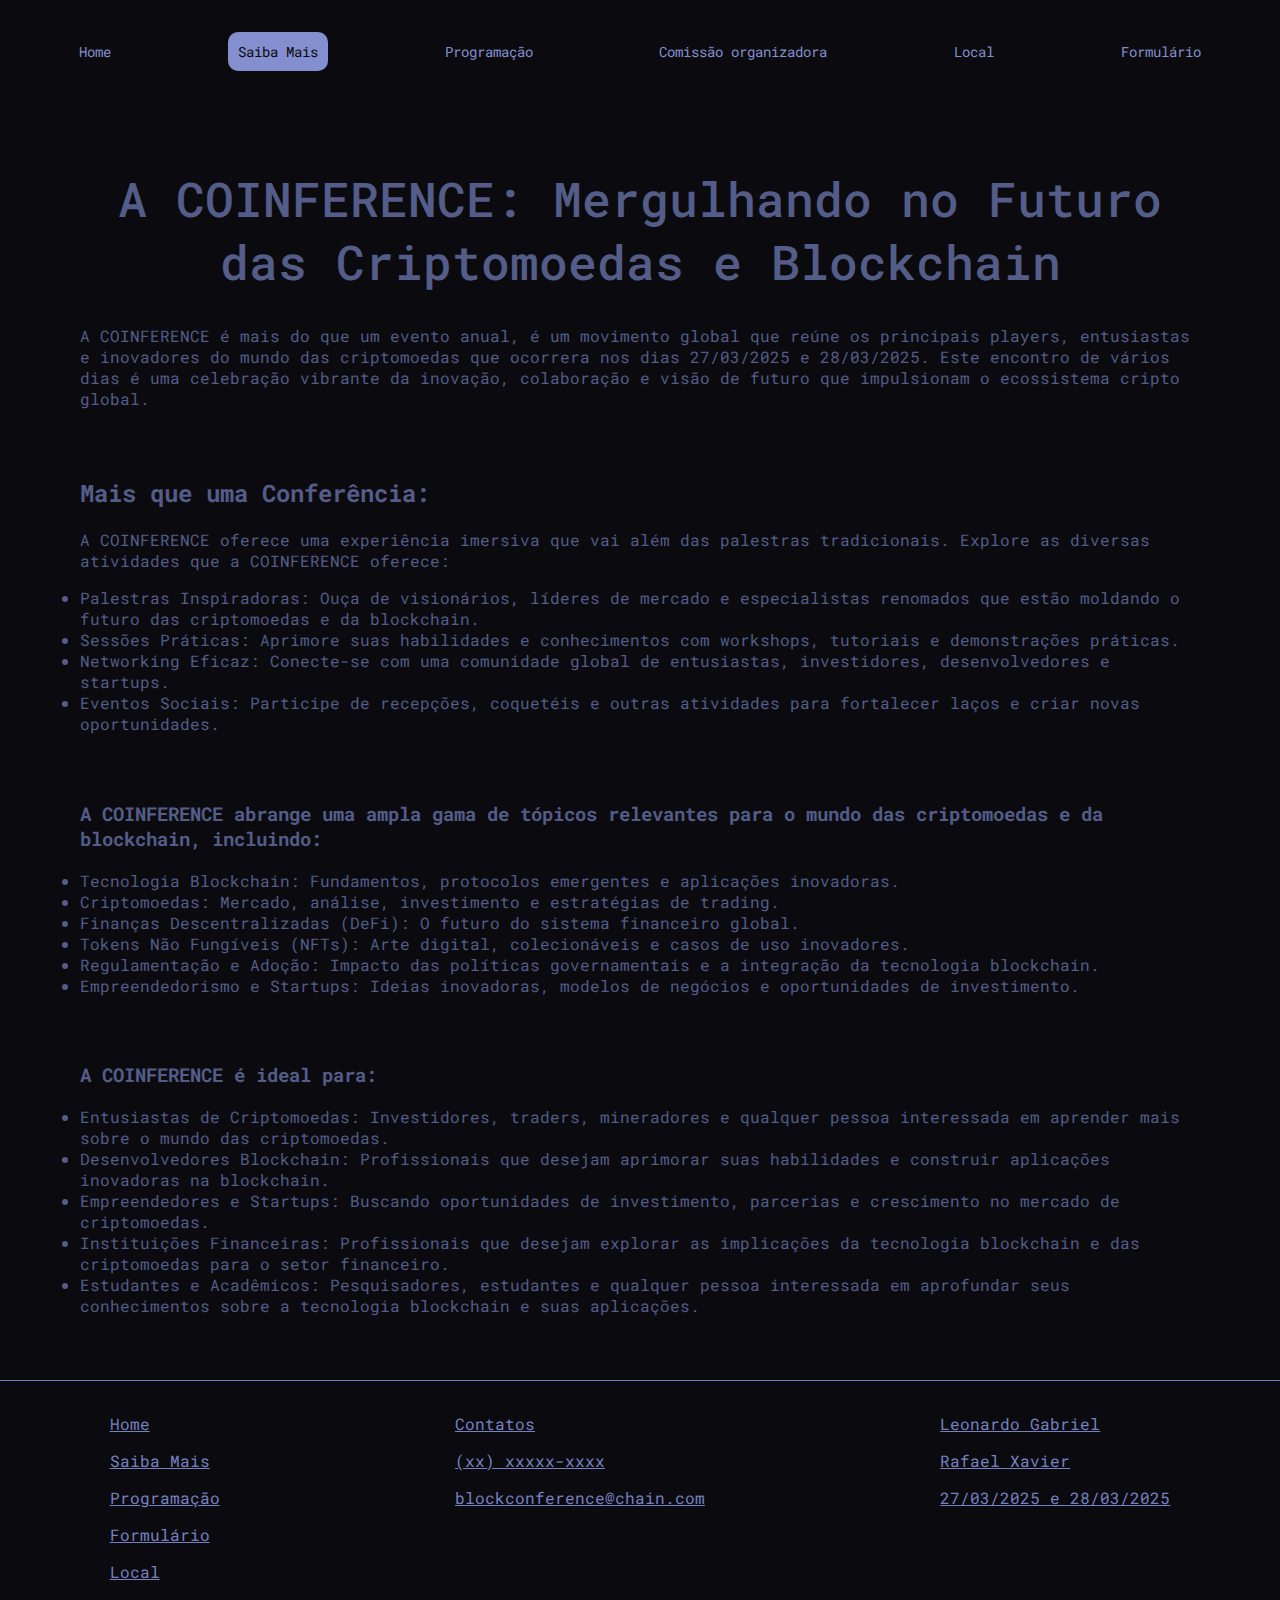
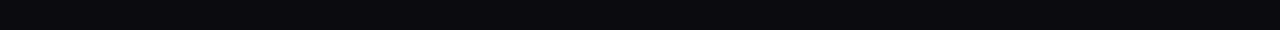
<file: saibamais.html>
<!DOCTYPE html>
<html lang="pt-br">

<head>
    <meta charset="UTF-8">
    <meta name="viewport" content="width=device-width, initial-scale=1.0">
    <title>Coinference</title>
    <link rel="icon" href="img/ic_stx.png">
    <link rel="stylesheet" href="style.css">
</head>

<body>
    <div class="cabecalho">
        <header>
            <a href="index.html">Home</a>
            <a href="" id="pagAtual">Saiba Mais</a>
            <a href="programacao.html">Programação</a>
            <a href="comissao.html">Comissão organizadora</a>
            <a href="local.html">Local</a>
            <a href="formulario.html">Formulário</a>
        </header>
    </div>
    <div class="descricaoPrincipal">
        <div>
            <h1>A COINFERENCE: Mergulhando no Futuro das Criptomoedas e Blockchain</h1>
            <p>A COINFERENCE é mais do que um evento anual, é um movimento global que reúne os principais players,
                entusiastas
                e inovadores do mundo das criptomoedas que ocorrera nos dias 27/03/2025 e 28/03/2025. Este encontro de vários dias é uma
                celebração
                vibrante da inovação, colaboração e visão de futuro que impulsionam o ecossistema cripto global.</p>
        </div>

        <div>
            <h2>Mais que uma Conferência:</h2>
            <p>A COINFERENCE oferece uma experiência imersiva que vai além das palestras tradicionais. Explore as diversas
                atividades que a COINFERENCE oferece:</p>
            <ul>
                <li>Palestras Inspiradoras: Ouça de visionários, líderes de mercado e especialistas renomados que estão
                    moldando o
                    futuro das criptomoedas e da blockchain.</li>
                <li>Sessões Práticas: Aprimore suas habilidades e conhecimentos com workshops, tutoriais e demonstrações
                    práticas.</li>
                <li>Networking Eficaz: Conecte-se com uma comunidade global de entusiastas, investidores, desenvolvedores e
                    startups.</li>
                <li>Eventos Sociais: Participe de recepções, coquetéis e outras atividades para fortalecer laços e criar
                    novas oportunidades.</li>
            </ul>
        </div>
        <div>
            <h3>A COINFERENCE abrange uma ampla gama de tópicos relevantes para o mundo das criptomoedas e da blockchain,
                incluindo:</h3>
            <ul>
                <li>Tecnologia Blockchain: Fundamentos, protocolos emergentes e aplicações inovadoras.</li>
                <li>Criptomoedas: Mercado, análise, investimento e estratégias de trading.</li>
                <li>Finanças Descentralizadas (DeFi): O futuro do sistema financeiro global.</li>
                <li>Tokens Não Fungíveis (NFTs): Arte digital, colecionáveis e casos de uso inovadores.</li>
                <li>Regulamentação e Adoção: Impacto das políticas governamentais e a integração da tecnologia
                    blockchain.</li>
                <li>Empreendedorismo e Startups: Ideias inovadoras, modelos de negócios e oportunidades de investimento.
                </li>
            </ul>
        </div>
        <div>
            <h3>A COINFERENCE é ideal para:</h3>
            <ul>
                <li>Entusiastas de Criptomoedas: Investidores, traders, mineradores e qualquer pessoa interessada em aprender
                    mais sobre o mundo das criptomoedas.</li>
                <li>Desenvolvedores Blockchain: Profissionais que desejam aprimorar suas habilidades e construir aplicações
                    inovadoras na blockchain.</li>
                <li>Empreendedores e Startups: Buscando oportunidades de investimento, parcerias e crescimento no mercado de
                    criptomoedas.</li>
                <li>Instituições Financeiras: Profissionais que desejam explorar as implicações da tecnologia blockchain e das
                    criptomoedas para o setor financeiro.</li>
                <li>Estudantes e Acadêmicos: Pesquisadores, estudantes e qualquer pessoa interessada em aprofundar seus
                    conhecimentos sobre a tecnologia blockchain e suas aplicações.</li>
            </ul>
        </div>
    </div>

    <footer>
        <div class="navPagina">
            <a href="index.html">Home</a>
            <a href="saibamais.html">Saiba Mais</a>
            <a href="programacao.html">Programação</a>
            <a href="formulario.html">Formulário</a>
            <a href="local.html">Local</a>
        </div>
        <div>
            <a href="">Contatos</a>
            <a href="">(xx) xxxxx-xxxx</a>
            <a href="">blockconference@chain.com</a>
        </div>
        <div>
            <a href="">Leonardo Gabriel</a>
            <a href="">Rafael Xavier</a>
            <a href="">27/03/2025 e 28/03/2025</a>
        </div>
    </footer>
</body>

</html>
</file>
<file: style.css>
@import url('https://fonts.googleapis.com/css2?family=Anta&display=swap');
@import url('https://fonts.googleapis.com/css2?family=Anta&family=Roboto+Mono:ital,wght@0,100..700;1,100..700&display=swap');

*{
  font-family: "Anta", sans-serif;
  font-family: "Roboto Mono", monospace;
  padding: 0;
}

body {
  background-color: #0B0B0F;
  font-family: "Paytone One", sans-serif;
  margin: 0;
}

#imgLogo {
  width: 100px;
  height: 40px;
  padding-left: 1rem;
}

.cabecalho{
  background-color: #0B0B0F;
  padding: 1rem;
}

header {
  display: flex;
  align-items: center;
  font-size: 0.9rem;
  justify-content: space-around;
  text-align: left;
  margin-bottom: 2rem;
}

#pagAtual {
  background-color: #838FCE;
  color: #0B0B0F;
}

header > a {
  margin-top: 1rem;
  text-decoration: none;
  padding: 10PX;
  color: #838FCE;
  border-radius: 10px;
  transition: all 2s;
}

header > a:hover {
  background-color: #838FCE;
  color: #0B0B0F;
  transition: all 2s;
}

.textoPrincipal {
  height: fit-content;
  padding-bottom: 3rem;
  width: 100%;
  background-image: url("img/image1.png");
  background-size: cover;
  display: flex;
  flex-direction: column;
  align-items: center;
}

#titulo {
  text-align: center;
  margin: 1rem;
  font-size: 6rem;
  color: white;
  font-weight: 700;
  font-family: "Anta", sans-serif;
  margin-top: 3rem;
}

#saibaMais {
  text-decoration: none;
  font-size: 2rem;
  background-color: white;
  text-align: center;
  padding: 1rem 3rem 1rem 3rem;
  border-radius: 20px;
  margin-top: 2rem;
  transition: all 2s;
}

#saibaMais:hover{
    background-color: #0B0B0F;
    color: #838FCE;
    transition: all 2s;
}

.textoApresenta{
    font-size: 2rem;
    letter-spacing: 1px;
    text-align: center;
    color: #7581C1;
    padding: 1rem;
    margin: 1rem 6rem 1rem 6rem;
}

footer{
  display: flex;
  justify-content: space-around;
  gap: 1rem;
  margin-bottom: 1rem;
  border-top: 1px solid #7581C1;
  margin-top: 2rem;
  padding-top: 2rem;
  padding-bottom: 2rem;
}

footer > div{
  display: flex;
  flex-direction: column;
  gap: 1rem;
}

footer > div > a{
  color: #7581C1;
  text-decoration: none;
  text-decoration: underline;
}


.descricaoPrincipal{
  color: #545c88;
  background-color: #0B0B0F;
}

.descricaoPrincipal > div > h1{
  font-size: 3rem;
  text-align: center;
  font-weight: 500;
}

.descricaoPrincipal div:nth-child(1){
  padding: 1rem 5rem 1rem 5rem;
  text-align: left;
}

.descricaoPrincipal div:nth-child(2){
  padding: 1rem 5rem 1rem 5rem;
  text-align: left;
}

.descricaoPrincipal div:nth-child(3){
  padding: 1rem 5rem 1rem 5rem;
}

.descricaoPrincipal div:nth-child(4){
  padding: 1rem 5rem 1rem 5rem;
}

.local{
  color: #545c88;
  padding: 1rem 5rem 1rem 5rem;
}

.local > h1{
  font-size: 2rem;
}

.localImagem{
  display: flex;
  gap: 2rem;
}

.localImagem > address{
  color: #545c88;
  width: 40%;
  padding: 3rem;
}
.localImagem > iframe{
  color: #545c88;
  width: 60%;
  padding: 3rem;
}

.descricao{
  color: #545c88;
}

.card{
  display: flex;
  margin: 2rem;
}

.card > div{
  padding: 2rem;
}

.tabelaProgramacao{
  color: rgb(220, 208, 243);
  padding: 2rem;
  border-radius: 40px;
}

table {
  width: 100%;
  border-collapse: collapse;
}
th, td {
  border: 1px solid #545c88;
  padding: 5px;
}
th {
  text-align: center;
}

fieldset{
  display: flex;
  flex-direction: column;
  color: whitesmoke;
  justify-content: center;
  align-items: center;
  margin: 2rem 8rem 2rem 8rem;
}

.info{
  text-align: left;
}

.tipoPessoa{
  display: flex;
  flex-direction: column;
  text-align: left;
}

button:hover {
  background-color: #333;
}

.envia{
  margin-top: 1rem;
}

#envia{
  margin-top: 1rem;
}

.feedback{
  margin-bottom: 1rem;
}

#tituloForm{
  color: #545c88;
  margin-left: 8rem;
  text-align: center;
}

#enviaForm{
  padding: 1rem 4rem;
  margin: 1rem 0rem;
  background-color: #545c88;
  color: white;
  border: none;
  border-radius: 10px;
  transition: all 2s;
}

#enviaForm:hover{
  background-color: white;
  color: #545c88;
  transition: all 2s;
}

.palestrante{
  text-align: center;
  color: #545c88;
}


.obrigado{
  display: flex;
  flex-direction: column;
  align-items: center;
  width: 100%;
  color: white;
}

.obrigado > p{
  padding: 0rem 4rem 0rem 4rem;
  text-align: left;
}

.obrigado > a{
  padding: 1rem 4rem;
  margin: 1rem 6rem 1rem 6rem;
  background-color: #545c88;
  text-decoration: none;
  color: white;
  border-radius: 10px;
  transition: all 2s;
}

.obrigado > a:hover{
  background-color: white;
  color: #545c88;
}

th{
  font-size: 1.5rem;
  padding: 1rem;
}


.comissao{
  display: flex;
  flex-wrap: wrap;
  justify-content: space-evenly;
}

.integra{
  text-align: center;
  background-color: #545c88;
  padding: 1rem;
  border-radius: 10px;
  width: 200px;
  margin: 1rem;
}

.integra > img{
  width: 100px;
  height: 100px;
  border-radius: 50px;
}

#comissaoPalestras{
  color: #545c88;
  padding: 1rem;
  font-size: 3rem;
}

@media (max-width: 960px) {
  header {
    display: flex;
    flex-direction: column;
    gap: 1rem;
    margin-bottom: 0px;
  }
  .textoPrincipal {
    background-image: none;
    height: 350px;
    width: 100%;
    text-align: center;
    align-items: center;
    justify-content: center;
  }

  #titulo {
    font-size: 32px;
    max-width: 80vw;
    text-align: center;
  }

  footer {
    display: flex;
    flex-direction: column;
  }

  .textoApresenta {
    font-size: 16px;
    margin: 1rem 4rem 1rem 4rem;
    text-align: left;
    padding: 1rem;
    margin: 1rem;
    padding: 0;
  }

  #saibaMais {
    font-size: 20px;
    margin: 0;
    max-width: max-content;
  }
  footer{
    margin: 1rem;
  }
  footer > div{
    border-bottom: #545c88 1px solid;
    padding-bottom: 1rem;
  }
  .descricaoPrincipal{
    display: flex;
    flex-direction: column;
    align-items: center;
    margin-left: 1rem;
    text-wrap: wrap;
  }
  .descricaoPrincipal div:nth-child(1){
    padding: 1rem 1rem 1rem 1rem;
  }
  
  .descricaoPrincipal div:nth-child(2){
    padding: 1rem 1rem 1rem 1rem;
  }
  
  .descricaoPrincipal div:nth-child(3){
    padding: 1rem 1rem 1rem 1rem;
    text-align: left;
  }
  
  .descricaoPrincipal div:nth-child(4){
    padding: 1rem 1rem 1rem 1rem;
    text-align: left;
  }
  
  .descricaoPrincipal > div > h1 {
    font-size: 2rem;
    padding: 0;
    margin: 0;
  }

  .descricaoPrincipal > div{
    padding: 0px;
    margin: 0px;
    max-width: 100vw;
  }
  tr, td{
    font-size: 10px;
    margin: 0px;
    padding: 0;
  }
  table{
    margin: 0;
    padding: 0;
  }

  .palestrante{
    display: none;
  }

  #tituloProgramacao{
    font-size: 2rem;
  }
  .descricao{
    display: flex;
    flex-direction: column;
    padding: 0;
    margin: 0;
  }
  .descricaoPrincipal > div{
    padding: 0 0 0 0;
    margin: 0;
    text-align: center;
    width: 100%;
  }
  .card{
    display: flex;
    flex-direction: column;
    padding: 0;
    margin: 0;
  }
  .card > img{
    display: none;
  }
  .local{
    padding: 0;
    margin: 0;
    text-align: center;
  }
  .localImagem > address{
    display: none;
  }

  fieldset{
    display: flex;
    flex-direction: column;
    margin: 0.9rem;
    align-items: center;
    padding: 0.5rem;
  }

  #tituloForm{
    text-align: center;
    margin: 0;
  }

  fieldset > div > div{
    display: flex;
    flex-direction: column;
    padding: 0;
    margin: 0;
  
  }
  .dadosPessoa{
    display: flex;
    flex-direction: column;
  }
  .info{
    display: flex;
    flex-wrap: wrap;
    align-items: flex-start;
    flex-direction: column;
  }
  .obrigado{
    flex-wrap: wrap; 
    padding: 0px;
    font-size: 16px;
    margin-bottom: 3rem;
  }
  th{
    font-size: 15px;
    padding: 3px;
  }
  table{
    margin-left: -10px;
  }
  .obrigado > h1{
    text-align: center;
    margin: 0rem 1rem 0rem 1rem;
  }
  .obrigado > a{
    font-size: small;
    padding: 1rem;
  }
}
@media (max-width: 360px){
  fieldset{
    display: flex;
    flex-direction: column;
    margin: 0rem;
    align-items: center;
    padding: 0rem;
  }

  #comissaoPalestras{
    font-size: 2rem;
  }
}
</file>
